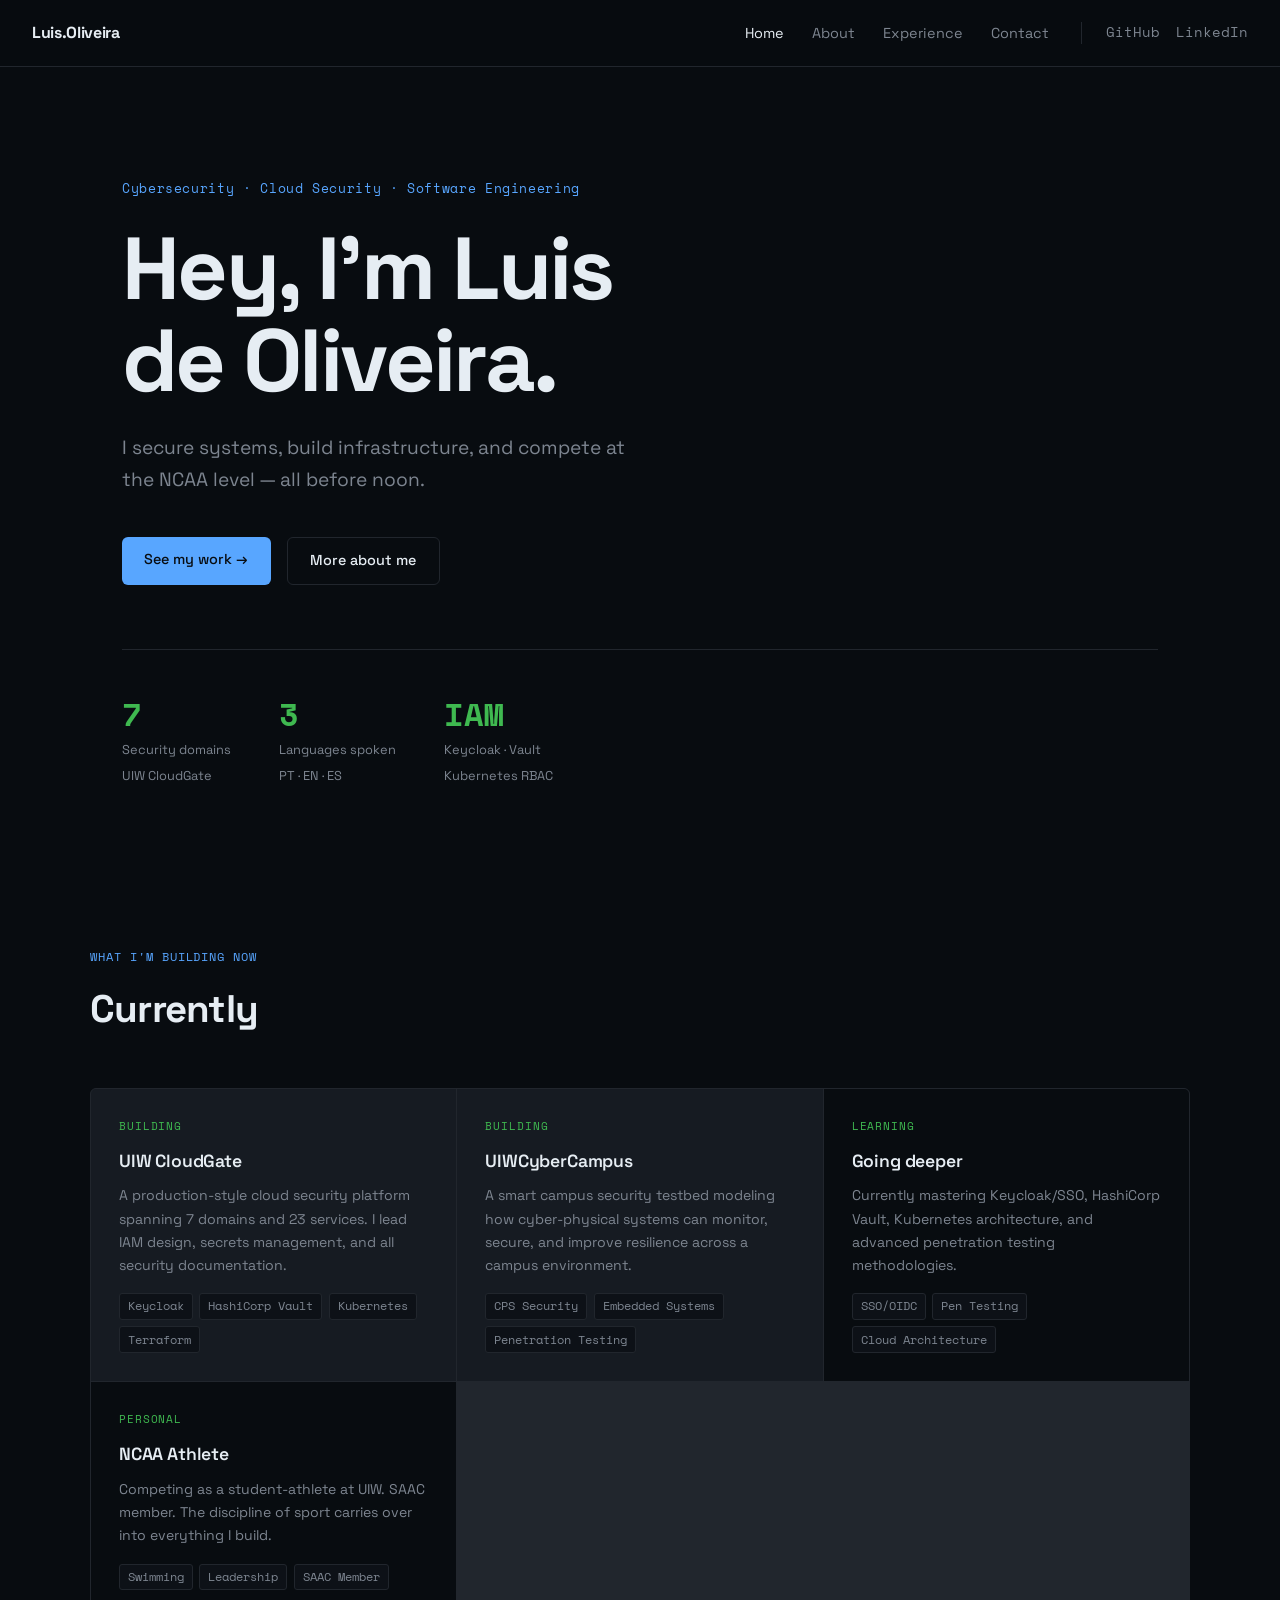
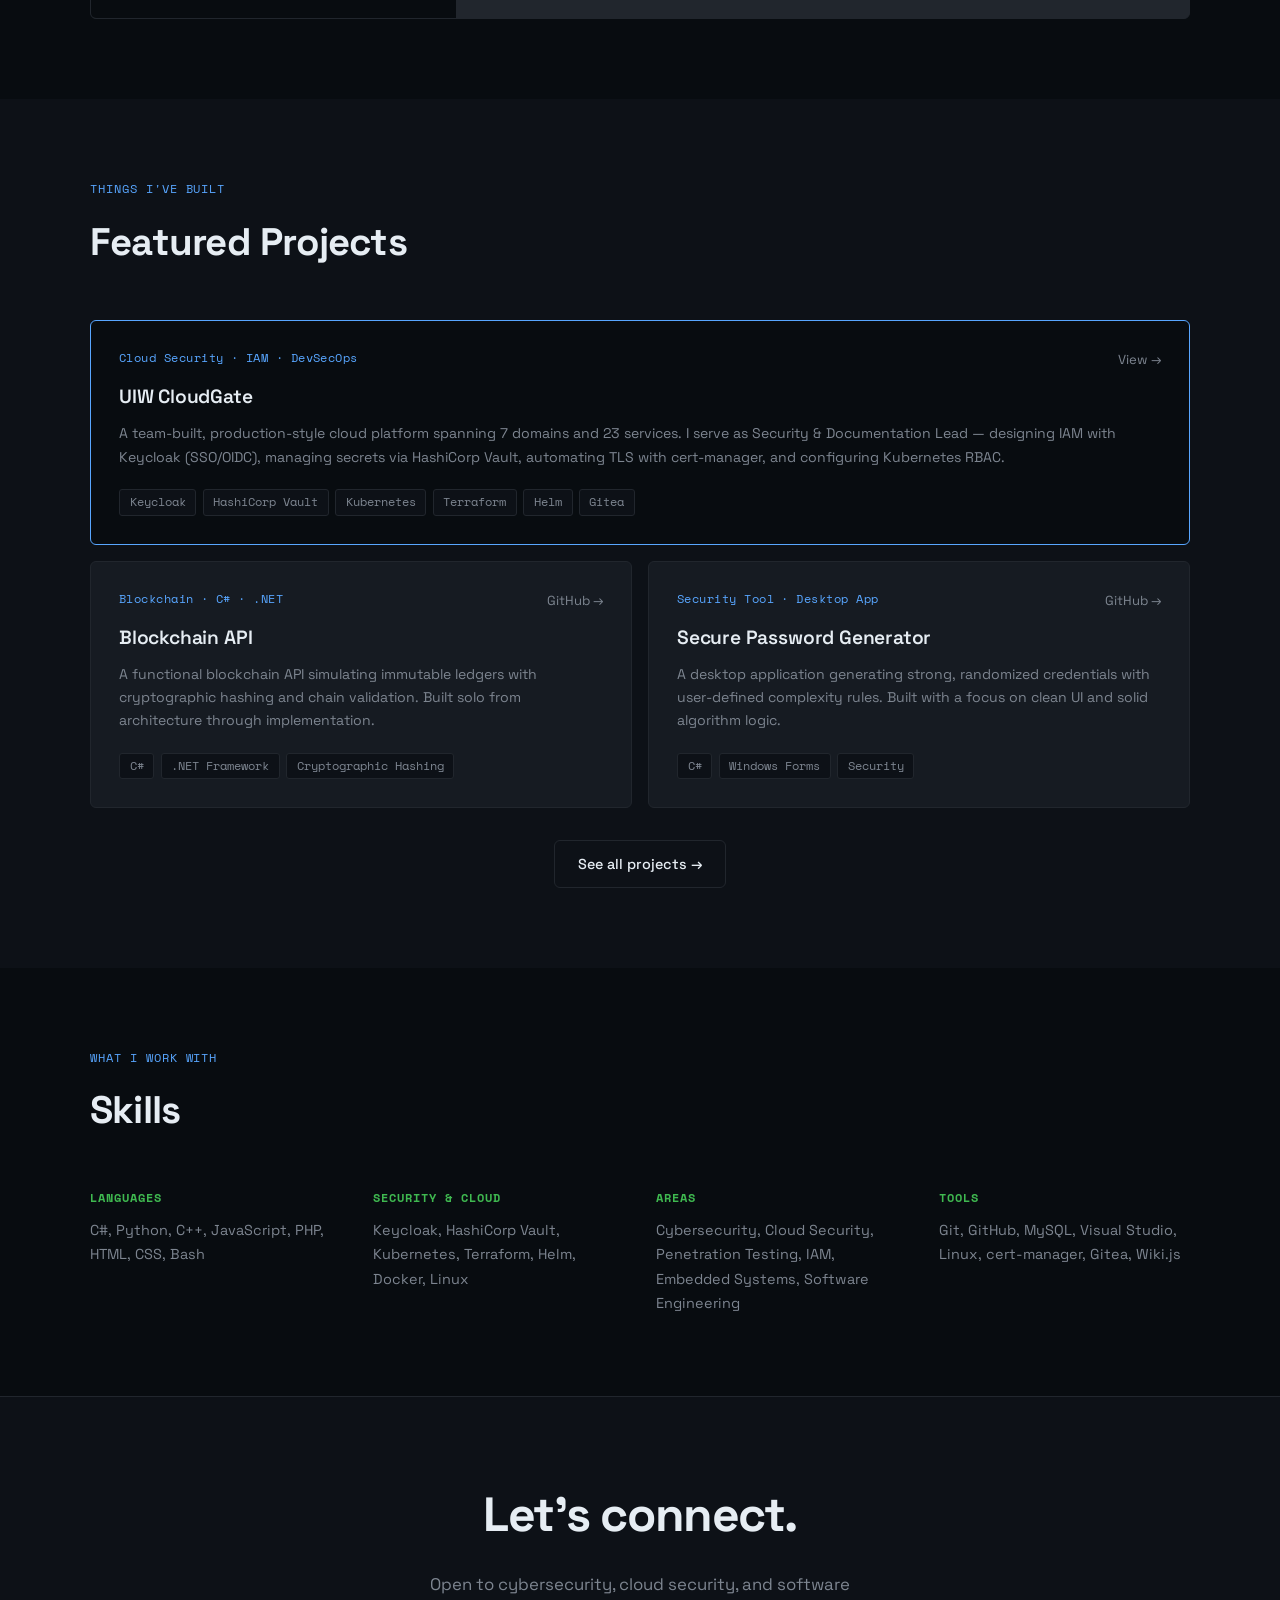
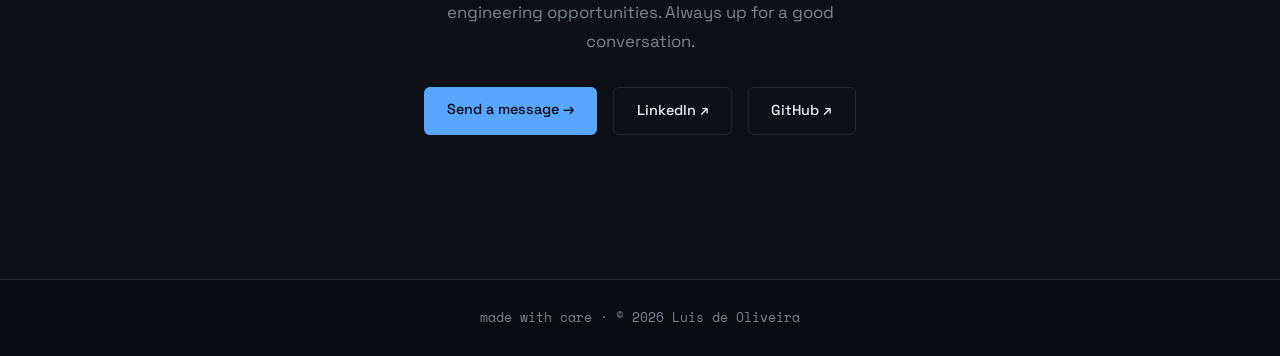
<file: index.html>
<!DOCTYPE html>
<html lang="en">
<head>
  <meta charset="UTF-8" />
  <meta name="viewport" content="width=device-width, initial-scale=1.0" />
  <meta name="description" content="Luis de Oliveira — Cybersecurity & Cloud Security Engineer, NCAA Student-Athlete, Trilingual." />
  <title>Luis de Oliveira</title>
  <link rel="preconnect" href="https://fonts.googleapis.com">
  <link rel="preconnect" href="https://fonts.gstatic.com" crossorigin>
  <link href="https://fonts.googleapis.com/css2?family=Space+Grotesk:wght@300;400;500;700&family=Space+Mono:wght@400;700&display=swap" rel="stylesheet">
  <link rel="stylesheet" href="styles/main.css" />
</head>
<body>

  <!-- Navigation -->
  <nav class="nav">
    <a href="index.html" class="nav__logo">Luis.Oliveira</a>
    <ul class="nav__links">
      <li><a href="index.html" class="active">Home</a></li>
      <li><a href="pages/about.html">About</a></li>
      <li><a href="pages/experience.html">Experience</a></li>
      <li><a href="pages/contact.html">Contact</a></li>
    </ul>
    <div class="nav__socials">
      <a href="https://github.com/lfoliveira08" target="_blank" rel="noopener">GitHub</a>
      <a href="https://www.linkedin.com/in/luis-de-oliveira" target="_blank" rel="noopener">LinkedIn</a>
    </div>
  </nav>

  <!-- Hero -->
  <section class="hero">
    <div class="hero__tag">Cybersecurity · Cloud Security · Software Engineering</div>
    <h1 class="hero__title">Hey, I'm Luis<br>de Oliveira.</h1>
    <p class="hero__sub">I secure systems, build infrastructure, and compete at the NCAA level — all before noon.</p>
    <div class="hero__cta">
      <a href="pages/experience.html" class="btn btn--primary">See my work →</a>
      <a href="pages/about.html" class="btn btn--ghost">More about me</a>
    </div>
    <div class="hero__stats">
      <div class="stat">
        <span class="stat__num">7</span>
        <span class="stat__label">Security domains<br>UIW CloudGate</span>
      </div>
      <div class="stat">
        <span class="stat__num">3</span>
        <span class="stat__label">Languages spoken<br>PT · EN · ES</span>
      </div>
      <div class="stat">
        <span class="stat__num">IAM</span>
        <span class="stat__label">Keycloak · Vault<br>Kubernetes RBAC</span>
      </div>
    </div>
  </section>

  <!-- Currently -->
  <section class="section">
    <div class="section__inner">
      <p class="section__eyebrow">What I'm building now</p>
      <h2 class="section__title">Currently</h2>
      <div class="current__grid">
        <div class="current__item current__item--active">
          <span class="current__status">Building</span>
          <h3>UIW CloudGate</h3>
          <p>A production-style cloud security platform spanning 7 domains and 23 services. I lead IAM design, secrets management, and all security documentation.</p>
          <div class="current__tags">
            <span>Keycloak</span><span>HashiCorp Vault</span><span>Kubernetes</span><span>Terraform</span>
          </div>
        </div>
        <div class="current__item current__item--active">
          <span class="current__status">Building</span>
          <h3>UIWCyberCampus</h3>
          <p>A smart campus security testbed modeling how cyber-physical systems can monitor, secure, and improve resilience across a campus environment.</p>
          <div class="current__tags">
            <span>CPS Security</span><span>Embedded Systems</span><span>Penetration Testing</span>
          </div>
        </div>
        <div class="current__item">
          <span class="current__status">Learning</span>
          <h3>Going deeper</h3>
          <p>Currently mastering Keycloak/SSO, HashiCorp Vault, Kubernetes architecture, and advanced penetration testing methodologies.</p>
          <div class="current__tags">
            <span>SSO/OIDC</span><span>Pen Testing</span><span>Cloud Architecture</span>
          </div>
        </div>
        <div class="current__item">
          <span class="current__status">Personal</span>
          <h3>NCAA Athlete</h3>
          <p>Competing as a student-athlete at UIW. SAAC member. The discipline of sport carries over into everything I build.</p>
          <div class="current__tags">
            <span>Swimming</span><span>Leadership</span><span>SAAC Member</span>
          </div>
        </div>
      </div>
    </div>
  </section>

  <!-- Projects -->
  <section class="section section--alt">
    <div class="section__inner">
      <p class="section__eyebrow">Things I've built</p>
      <h2 class="section__title">Featured Projects</h2>
      <div class="projects__grid">
        <div class="project__card project__card--featured">
          <div class="project__header">
            <span class="project__type">Cloud Security · IAM · DevSecOps</span>
            <a href="pages/experience.html" class="project__link">View →</a>
          </div>
          <h3>UIW CloudGate</h3>
          <p>A team-built, production-style cloud platform spanning 7 domains and 23 services. I serve as Security & Documentation Lead — designing IAM with Keycloak (SSO/OIDC), managing secrets via HashiCorp Vault, automating TLS with cert-manager, and configuring Kubernetes RBAC.</p>
          <div class="project__stack">
            <span>Keycloak</span><span>HashiCorp Vault</span><span>Kubernetes</span><span>Terraform</span><span>Helm</span><span>Gitea</span>
          </div>
        </div>
        <div class="project__card">
          <div class="project__header">
            <span class="project__type">Blockchain · C# · .NET</span>
            <a href="https://github.com/lfoliveira08/CIS-3353-LO-NS_BlockchainAPI" target="_blank" class="project__link">GitHub →</a>
          </div>
          <h3>Blockchain API</h3>
          <p>A functional blockchain API simulating immutable ledgers with cryptographic hashing and chain validation. Built solo from architecture through implementation.</p>
          <div class="project__stack">
            <span>C#</span><span>.NET Framework</span><span>Cryptographic Hashing</span>
          </div>
        </div>
        <div class="project__card">
          <div class="project__header">
            <span class="project__type">Security Tool · Desktop App</span>
            <a href="https://github.com/lfoliveira08" target="_blank" class="project__link">GitHub →</a>
          </div>
          <h3>Secure Password Generator</h3>
          <p>A desktop application generating strong, randomized credentials with user-defined complexity rules. Built with a focus on clean UI and solid algorithm logic.</p>
          <div class="project__stack">
            <span>C#</span><span>Windows Forms</span><span>Security</span>
          </div>
        </div>
      </div>
      <div class="projects__footer">
        <a href="pages/experience.html" class="btn btn--ghost">See all projects →</a>
      </div>
    </div>
  </section>

  <!-- Skills -->
  <section class="section">
    <div class="section__inner">
      <p class="section__eyebrow">What I work with</p>
      <h2 class="section__title">Skills</h2>
      <div class="skills__grid">
        <div class="skill__group">
          <h4>Languages</h4>
          <p>C#, Python, C++, JavaScript, PHP, HTML, CSS, Bash</p>
        </div>
        <div class="skill__group">
          <h4>Security & Cloud</h4>
          <p>Keycloak, HashiCorp Vault, Kubernetes, Terraform, Helm, Docker, Linux</p>
        </div>
        <div class="skill__group">
          <h4>Areas</h4>
          <p>Cybersecurity, Cloud Security, Penetration Testing, IAM, Embedded Systems, Software Engineering</p>
        </div>
        <div class="skill__group">
          <h4>Tools</h4>
          <p>Git, GitHub, MySQL, Visual Studio, Linux, cert-manager, Gitea, Wiki.js</p>
        </div>
      </div>
    </div>
  </section>

  <!-- Contact CTA -->
  <section class="section section--cta">
    <div class="section__inner section__inner--center">
      <h2>Let's connect.</h2>
      <p>Open to cybersecurity, cloud security, and software engineering opportunities. Always up for a good conversation.</p>
      <div class="hero__cta">
        <a href="pages/contact.html" class="btn btn--primary">Send a message →</a>
        <a href="https://www.linkedin.com/in/luis-de-oliveira" target="_blank" class="btn btn--ghost">LinkedIn ↗</a>
        <a href="https://github.com/lfoliveira08" target="_blank" class="btn btn--ghost">GitHub ↗</a>
      </div>
    </div>
  </section>

  <!-- Footer -->
  <footer class="footer">
    <p>made with care · © 2026 Luis de Oliveira</p>
  </footer>

  <script src="js/main.js"></script>
</body>
</html>
</file>
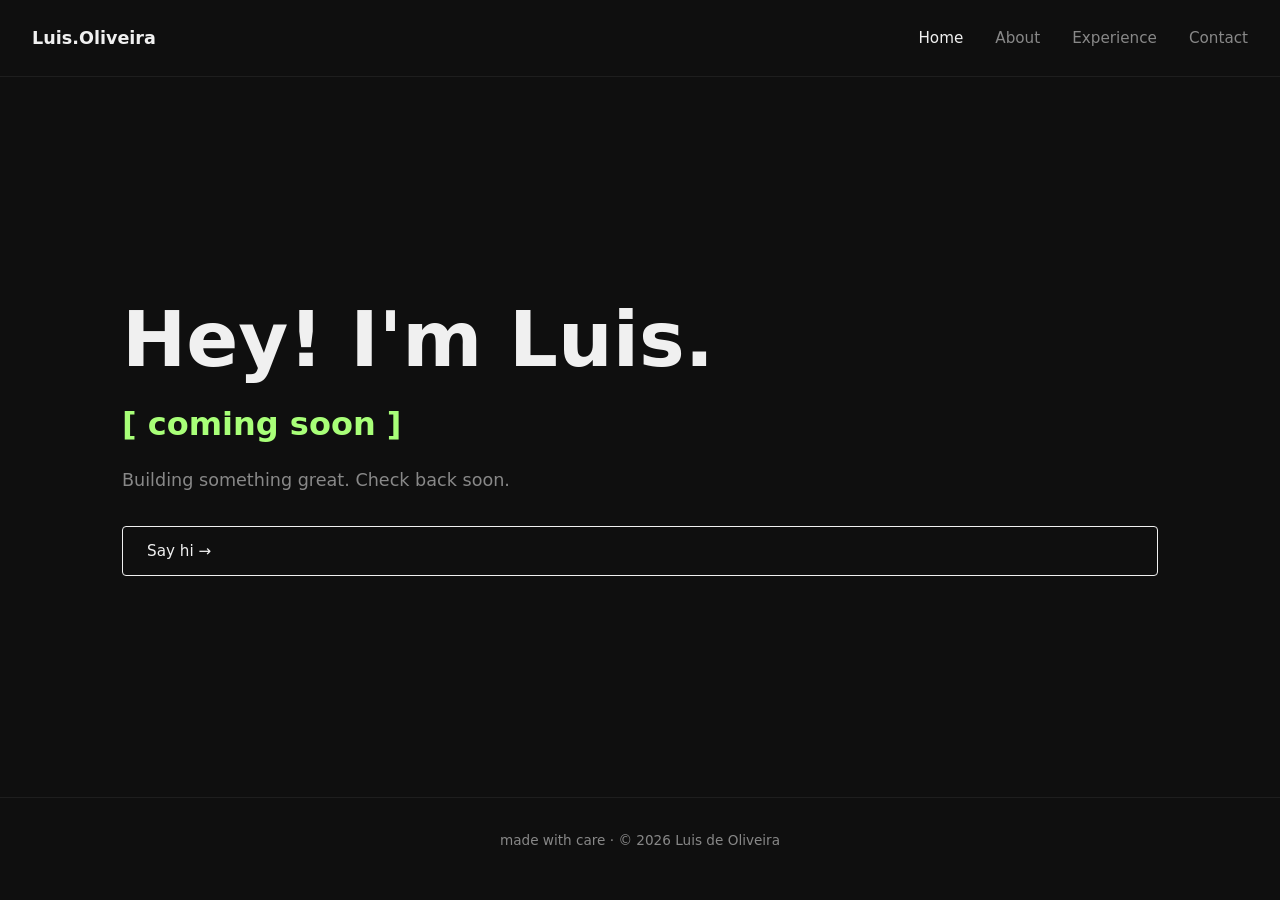
<file: portfolio_files/portfolio/index.html>
<!DOCTYPE html>
<html lang="en">
<head>
  <meta charset="UTF-8" />
  <meta name="viewport" content="width=device-width, initial-scale=1.0" />
  <meta name="description" content="Luis de Oliveira — personal portfolio" />
  <title>Luis de Oliveira</title>
  <link rel="stylesheet" href="styles/main.css" />
</head>
<body>

  <!-- Navigation -->
  <nav class="nav">
    <a href="index.html" class="nav__logo">Luis.Oliveira</a>
    <ul class="nav__links">
      <li><a href="index.html">Home</a></li>
      <li><a href="pages/about.html">About</a></li>
      <li><a href="pages/experience.html">Experience</a></li>
      <li><a href="pages/contact.html">Contact</a></li>
    </ul>
  </nav>

  <!-- Hero -->
  <section class="hero">
    <h1>Hey! I'm Luis.</h1>
    <h2>[ coming soon ]</h2>
    <p>Building something great. Check back soon.</p>
    <a href="pages/contact.html" class="btn">Say hi →</a>
  </section>

  <!-- Footer -->
  <footer class="footer">
    <p>made with care · © 2026 Luis de Oliveira</p>
  </footer>

  <script src="js/main.js"></script>
</body>
</html>
</file>
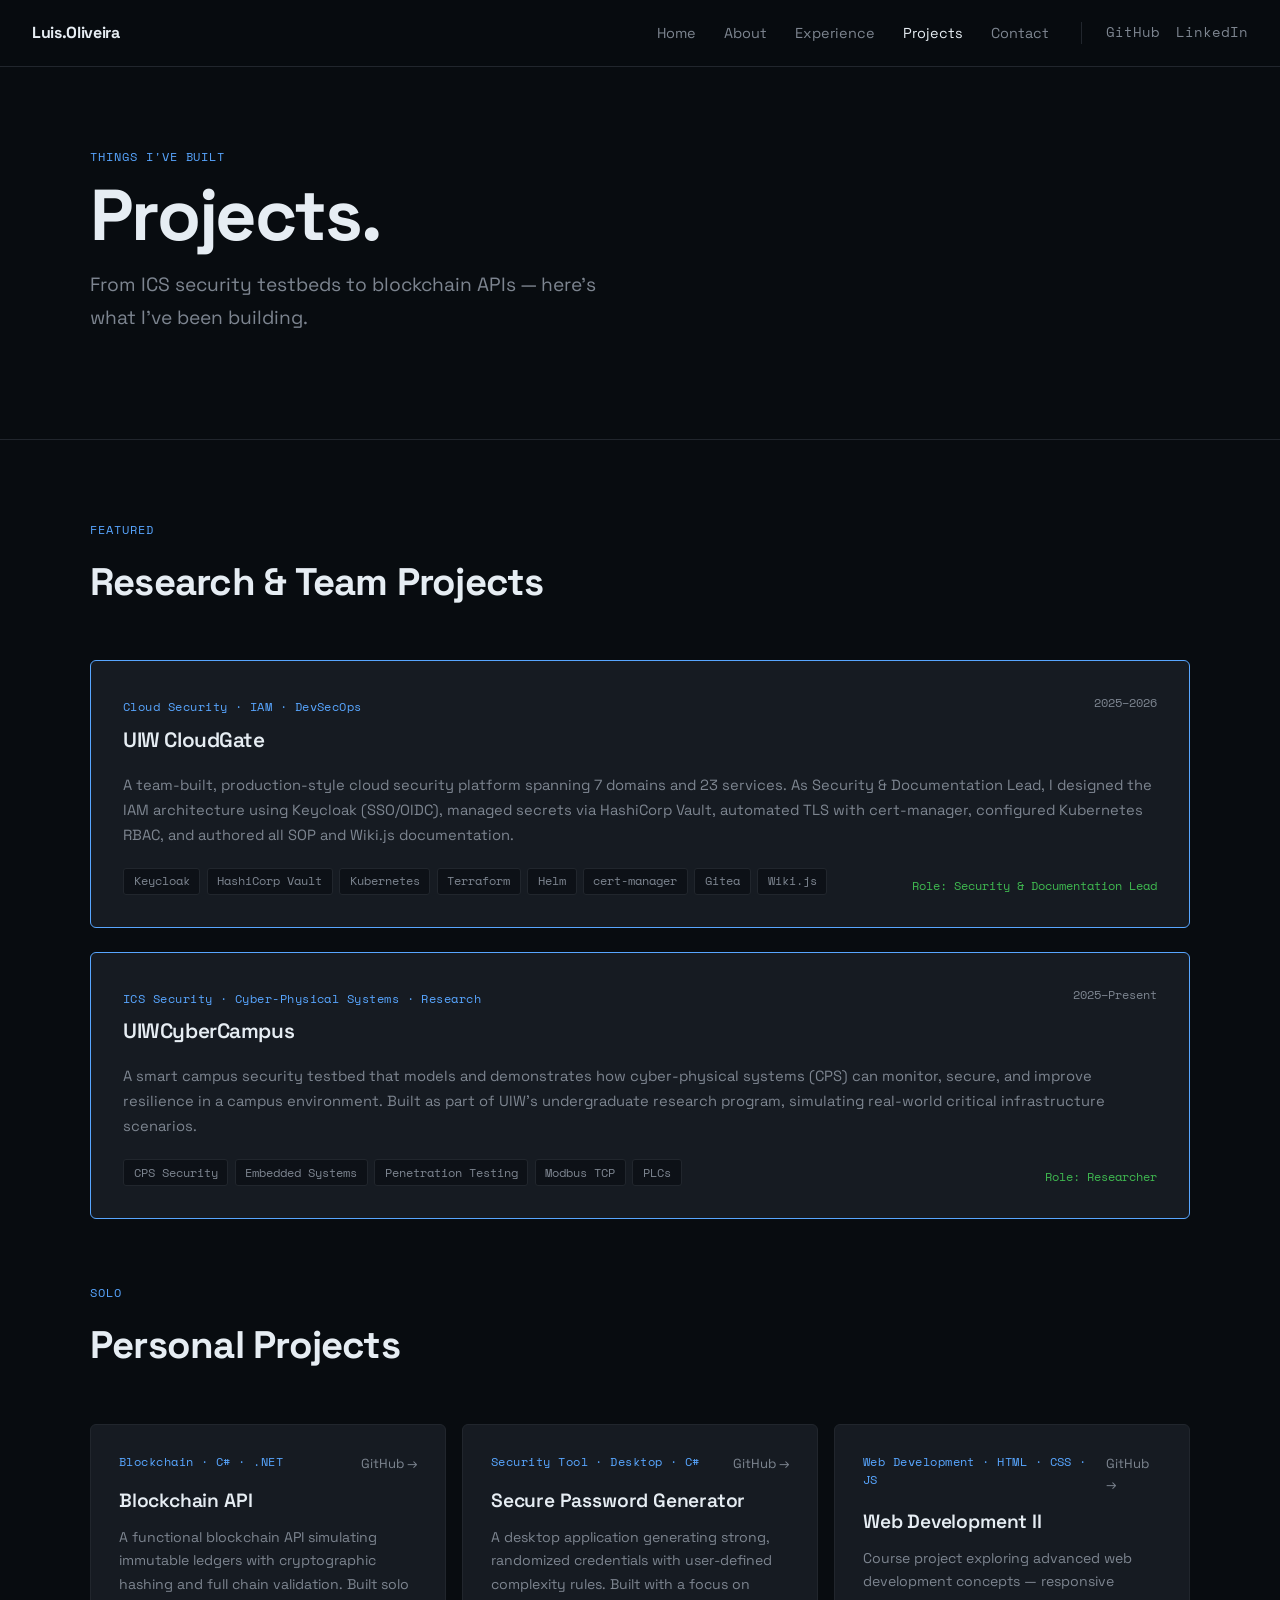
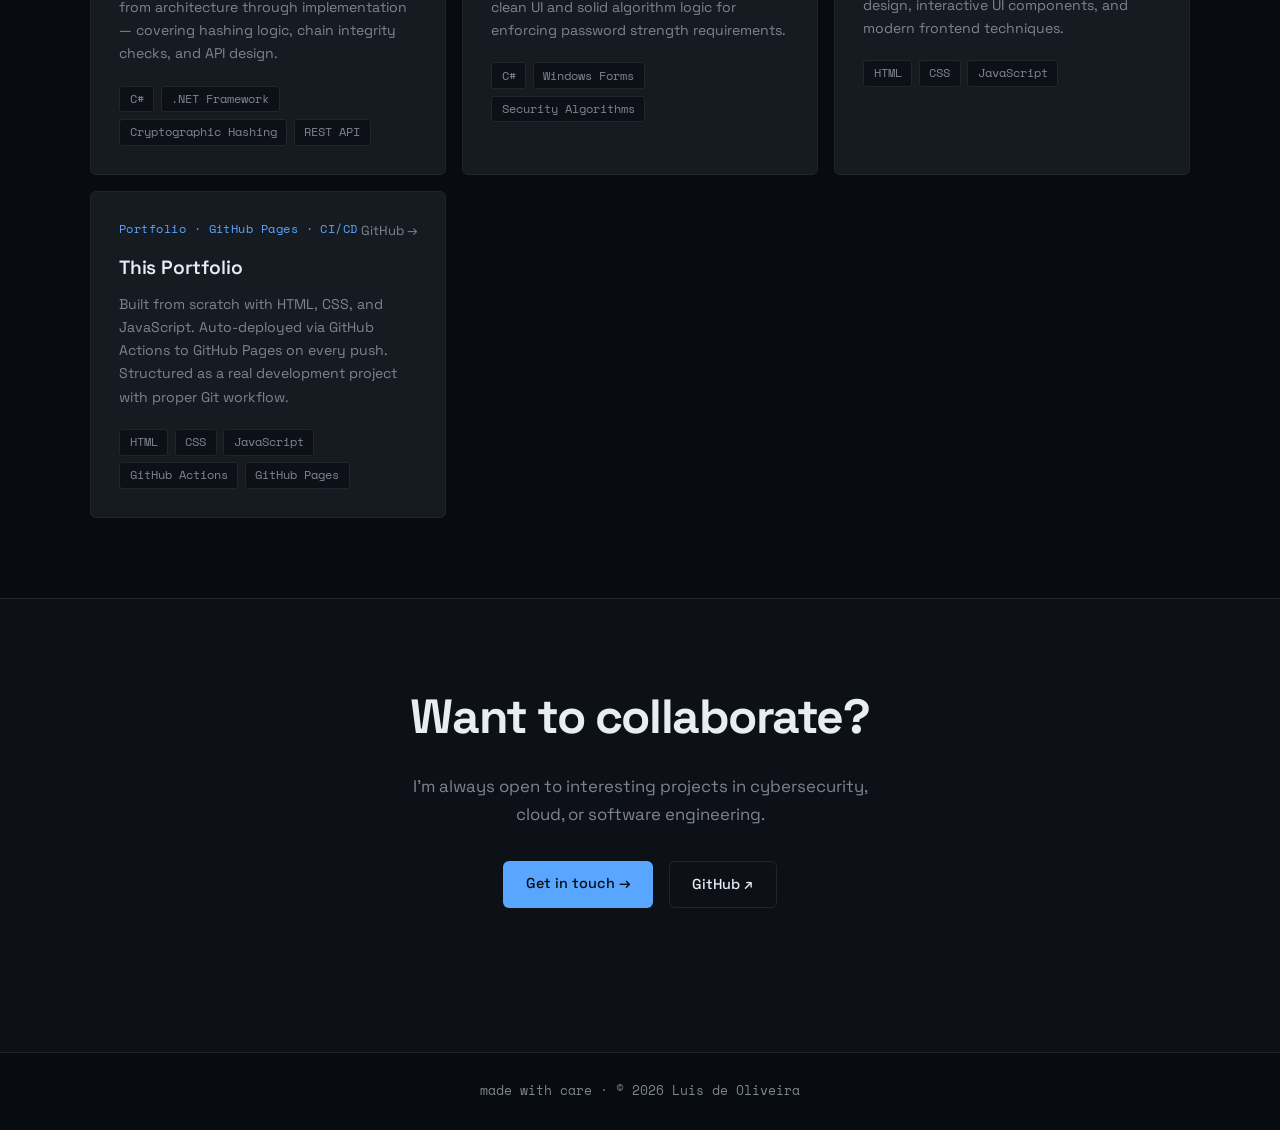
<file: projects.html>
<!DOCTYPE html>
<html lang="en">
<head>
  <meta charset="UTF-8" />
  <meta name="viewport" content="width=device-width, initial-scale=1.0" />
  <title>Luis de Oliveira — Projects</title>
  <link rel="preconnect" href="https://fonts.googleapis.com">
  <link rel="preconnect" href="https://fonts.gstatic.com" crossorigin>
  <link href="https://fonts.googleapis.com/css2?family=Space+Grotesk:wght@300;400;500;700&family=Space+Mono:wght@400;700&display=swap" rel="stylesheet">
  <link rel="stylesheet" href="../styles/main.css" />
</head>
<body>

  <nav class="nav">
    <a href="../index.html" class="nav__logo">Luis.Oliveira</a>
    <ul class="nav__links">
      <li><a href="../index.html">Home</a></li>
      <li><a href="about.html">About</a></li>
      <li><a href="experience.html">Experience</a></li>
      <li><a href="projects.html" class="active">Projects</a></li>
      <li><a href="contact.html">Contact</a></li>
    </ul>
    <div class="nav__socials">
      <a href="https://github.com/lfoliveira08" target="_blank" rel="noopener">GitHub</a>
      <a href="https://www.linkedin.com/in/luis-de-oliveira" target="_blank" rel="noopener">LinkedIn</a>
    </div>
  </nav>

  <section class="page-hero">
    <div class="page-hero__inner">
      <p class="section__eyebrow">Things I've built</p>
      <h1>Projects.</h1>
      <p class="hero__sub">From ICS security testbeds to blockchain APIs — here's what I've been building.</p>
    </div>
  </section>

  <section class="section">
    <div class="section__inner">

      <!-- Featured -->
      <p class="section__eyebrow">Featured</p>
      <h2 class="section__title">Research & Team Projects</h2>
      <div class="projects__list">

        <div class="project__full">
          <div class="project__full-header">
            <div>
              <span class="project__type">Cloud Security · IAM · DevSecOps</span>
              <h3>UIW CloudGate</h3>
            </div>
            <span class="project__year">2025–2026</span>
          </div>
          <p>A team-built, production-style cloud security platform spanning 7 domains and 23 services. As Security & Documentation Lead, I designed the IAM architecture using Keycloak (SSO/OIDC), managed secrets via HashiCorp Vault, automated TLS with cert-manager, configured Kubernetes RBAC, and authored all SOP and Wiki.js documentation.</p>
          <div class="project__full-footer">
            <div class="project__stack">
              <span>Keycloak</span><span>HashiCorp Vault</span><span>Kubernetes</span><span>Terraform</span><span>Helm</span><span>cert-manager</span><span>Gitea</span><span>Wiki.js</span>
            </div>
            <span class="project__role">Role: Security & Documentation Lead</span>
          </div>
        </div>

        <div class="project__full">
          <div class="project__full-header">
            <div>
              <span class="project__type">ICS Security · Cyber-Physical Systems · Research</span>
              <h3>UIWCyberCampus</h3>
            </div>
            <span class="project__year">2025–Present</span>
          </div>
          <p>A smart campus security testbed that models and demonstrates how cyber-physical systems (CPS) can monitor, secure, and improve resilience in a campus environment. Built as part of UIW's undergraduate research program, simulating real-world critical infrastructure scenarios.</p>
          <div class="project__full-footer">
            <div class="project__stack">
              <span>CPS Security</span><span>Embedded Systems</span><span>Penetration Testing</span><span>Modbus TCP</span><span>PLCs</span>
            </div>
            <span class="project__role">Role: Researcher</span>
          </div>
        </div>

      </div>

      <!-- Solo -->
      <p class="section__eyebrow" style="margin-top: 4rem;">Solo</p>
      <h2 class="section__title">Personal Projects</h2>
      <div class="projects__grid--full">

        <div class="project__card">
          <div class="project__header">
            <span class="project__type">Blockchain · C# · .NET</span>
            <a href="https://github.com/lfoliveira08/CIS-3353-LO-NS_BlockchainAPI" target="_blank" class="project__link">GitHub →</a>
          </div>
          <h3>Blockchain API</h3>
          <p>A functional blockchain API simulating immutable ledgers with cryptographic hashing and full chain validation. Built solo from architecture through implementation — covering hashing logic, chain integrity checks, and API design.</p>
          <div class="project__stack">
            <span>C#</span><span>.NET Framework</span><span>Cryptographic Hashing</span><span>REST API</span>
          </div>
        </div>

        <div class="project__card">
          <div class="project__header">
            <span class="project__type">Security Tool · Desktop · C#</span>
            <a href="https://github.com/lfoliveira08" target="_blank" class="project__link">GitHub →</a>
          </div>
          <h3>Secure Password Generator</h3>
          <p>A desktop application generating strong, randomized credentials with user-defined complexity rules. Built with a focus on clean UI and solid algorithm logic for enforcing password strength requirements.</p>
          <div class="project__stack">
            <span>C#</span><span>Windows Forms</span><span>Security Algorithms</span>
          </div>
        </div>

        <div class="project__card">
          <div class="project__header">
            <span class="project__type">Web Development · HTML · CSS · JS</span>
            <a href="https://github.com/lfoliveira08/Web-Development-II" target="_blank" class="project__link">GitHub →</a>
          </div>
          <h3>Web Development II</h3>
          <p>Course project exploring advanced web development concepts — responsive design, interactive UI components, and modern frontend techniques.</p>
          <div class="project__stack">
            <span>HTML</span><span>CSS</span><span>JavaScript</span>
          </div>
        </div>

        <div class="project__card">
          <div class="project__header">
            <span class="project__type">Portfolio · GitHub Pages · CI/CD</span>
            <a href="https://github.com/lfoliveira08/LuisDeOliveira_" target="_blank" class="project__link">GitHub →</a>
          </div>
          <h3>This Portfolio</h3>
          <p>Built from scratch with HTML, CSS, and JavaScript. Auto-deployed via GitHub Actions to GitHub Pages on every push. Structured as a real development project with proper Git workflow.</p>
          <div class="project__stack">
            <span>HTML</span><span>CSS</span><span>JavaScript</span><span>GitHub Actions</span><span>GitHub Pages</span>
          </div>
        </div>

      </div>
    </div>
  </section>

  <section class="section section--cta">
    <div class="section__inner section__inner--center">
      <h2>Want to collaborate?</h2>
      <p>I'm always open to interesting projects in cybersecurity, cloud, or software engineering.</p>
      <div class="hero__cta">
        <a href="contact.html" class="btn btn--primary">Get in touch →</a>
        <a href="https://github.com/lfoliveira08" target="_blank" class="btn btn--ghost">GitHub ↗</a>
      </div>
    </div>
  </section>

  <footer class="footer">
    <p>made with care · © 2026 Luis de Oliveira</p>
  </footer>
  <script src="../js/main.js"></script>
</body>
</html>
</file>
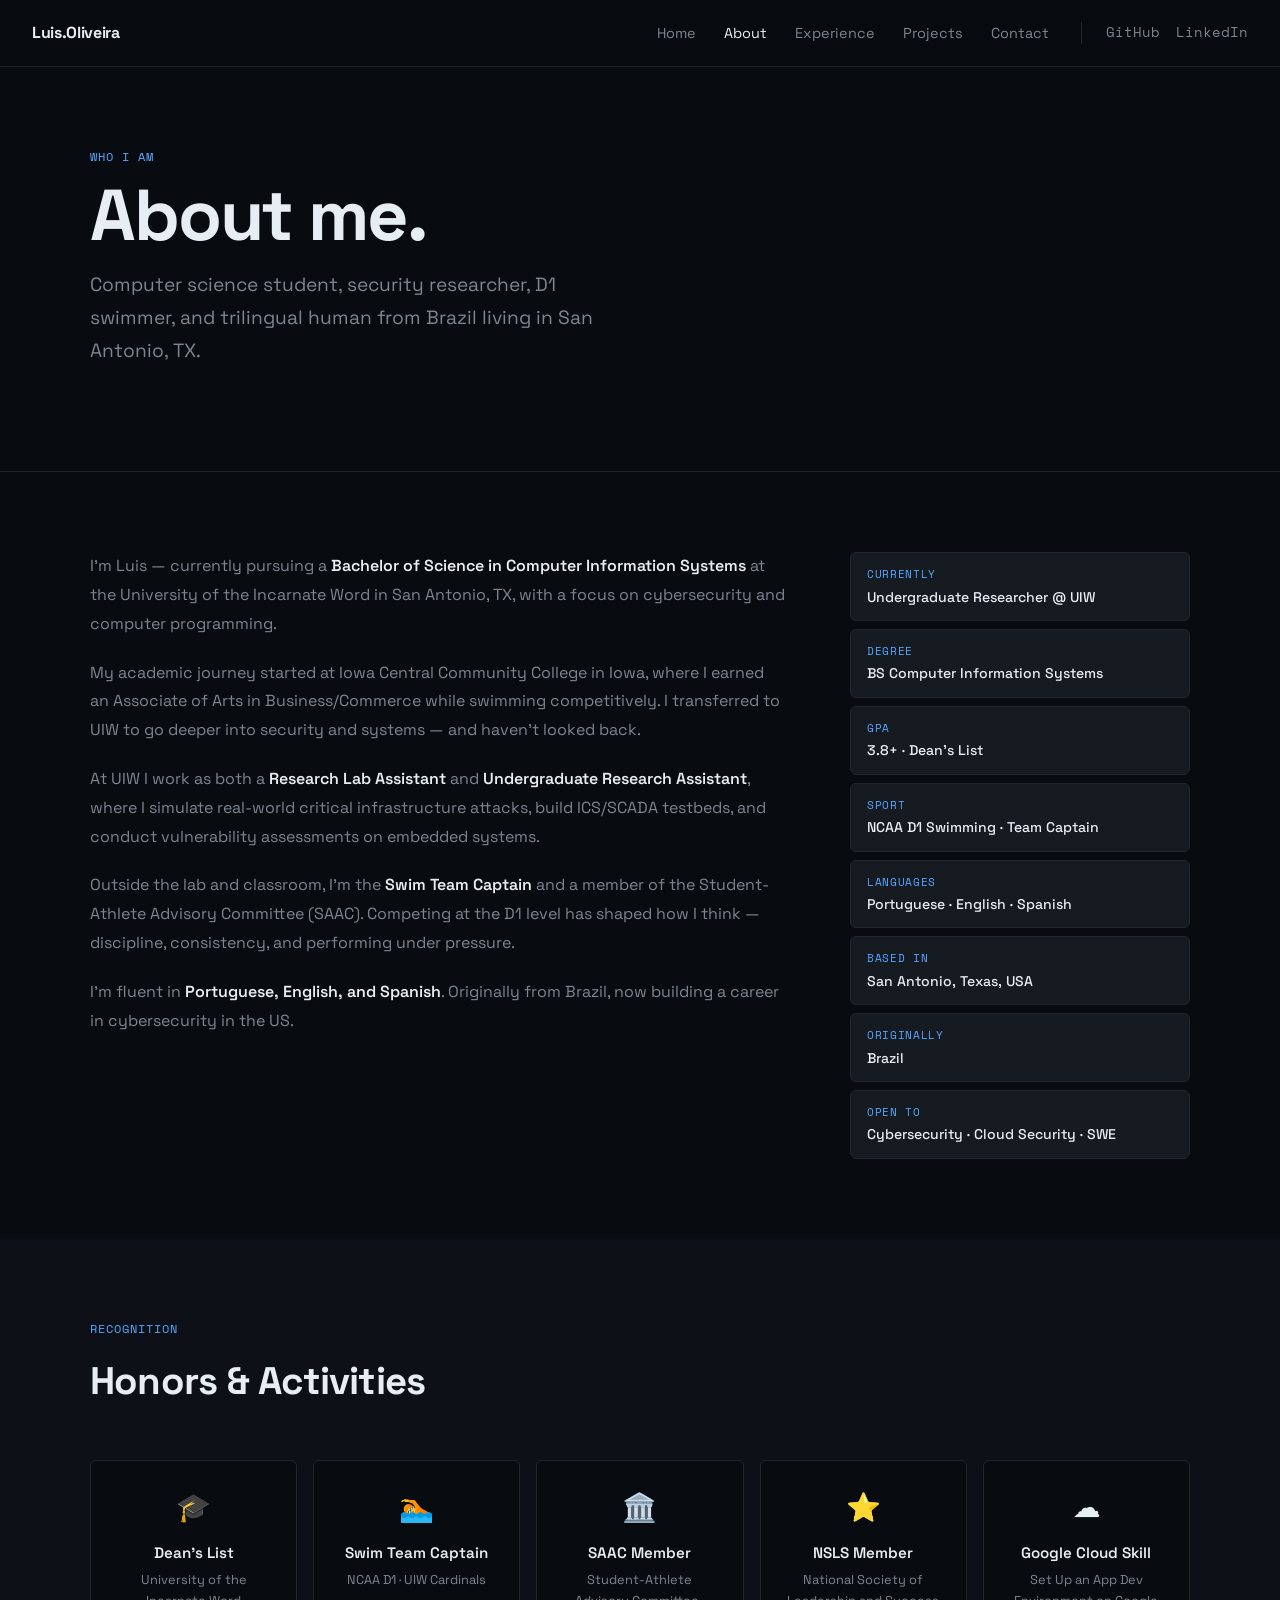
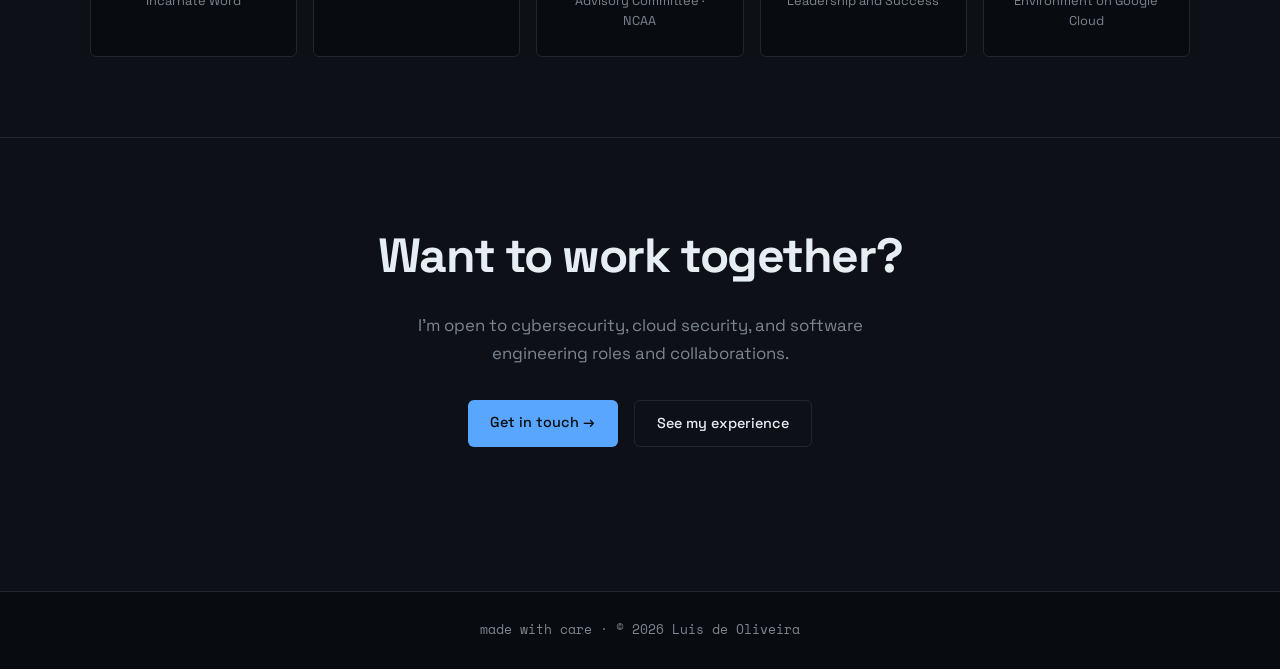
<file: pages/about.html>
<!DOCTYPE html>
<html lang="en">
<head>
  <meta charset="UTF-8" />
  <meta name="viewport" content="width=device-width, initial-scale=1.0" />
  <title>Luis de Oliveira — About</title>
  <link rel="preconnect" href="https://fonts.googleapis.com">
  <link rel="preconnect" href="https://fonts.gstatic.com" crossorigin>
  <link href="https://fonts.googleapis.com/css2?family=Space+Grotesk:wght@300;400;500;700&family=Space+Mono:wght@400;700&display=swap" rel="stylesheet">
  <link rel="stylesheet" href="../styles/main.css" />
</head>
<body>

  <nav class="nav">
    <a href="../index.html" class="nav__logo">Luis.Oliveira</a>
    <ul class="nav__links">
      <li><a href="../index.html">Home</a></li>
      <li><a href="about.html" class="active">About</a></li>
      <li><a href="experience.html">Experience</a></li>
      <li><a href="projects.html">Projects</a></li>
      <li><a href="contact.html">Contact</a></li>
    </ul>
    <div class="nav__socials">
      <a href="https://github.com/lfoliveira08" target="_blank" rel="noopener">GitHub</a>
      <a href="https://www.linkedin.com/in/luis-de-oliveira" target="_blank" rel="noopener">LinkedIn</a>
    </div>
  </nav>

  <!-- Page Hero -->
  <section class="page-hero">
    <div class="page-hero__inner">
      <p class="section__eyebrow">Who I am</p>
      <h1>About me.</h1>
      <p class="hero__sub">Computer science student, security researcher, D1 swimmer, and trilingual human from Brazil living in San Antonio, TX.</p>
    </div>
  </section>

  <!-- Bio -->
  <section class="section">
    <div class="section__inner section__inner--two-col">
      <div class="about__text">
        <p>I'm Luis — currently pursuing a <strong>Bachelor of Science in Computer Information Systems</strong> at the University of the Incarnate Word in San Antonio, TX, with a focus on cybersecurity and computer programming.</p>
        <p>My academic journey started at Iowa Central Community College in Iowa, where I earned an Associate of Arts in Business/Commerce while swimming competitively. I transferred to UIW to go deeper into security and systems — and haven't looked back.</p>
        <p>At UIW I work as both a <strong>Research Lab Assistant</strong> and <strong>Undergraduate Research Assistant</strong>, where I simulate real-world critical infrastructure attacks, build ICS/SCADA testbeds, and conduct vulnerability assessments on embedded systems.</p>
        <p>Outside the lab and classroom, I'm the <strong>Swim Team Captain</strong> and a member of the Student-Athlete Advisory Committee (SAAC). Competing at the D1 level has shaped how I think — discipline, consistency, and performing under pressure.</p>
        <p>I'm fluent in <strong>Portuguese, English, and Spanish</strong>. Originally from Brazil, now building a career in cybersecurity in the US.</p>
      </div>
      <div class="about__facts">
        <div class="fact__card">
          <span class="fact__label">Currently</span>
          <span class="fact__value">Undergraduate Researcher @ UIW</span>
        </div>
        <div class="fact__card">
          <span class="fact__label">Degree</span>
          <span class="fact__value">BS Computer Information Systems</span>
        </div>
        <div class="fact__card">
          <span class="fact__label">GPA</span>
          <span class="fact__value">3.8+ · Dean's List</span>
        </div>
        <div class="fact__card">
          <span class="fact__label">Sport</span>
          <span class="fact__value">NCAA D1 Swimming · Team Captain</span>
        </div>
        <div class="fact__card">
          <span class="fact__label">Languages</span>
          <span class="fact__value">Portuguese · English · Spanish</span>
        </div>
        <div class="fact__card">
          <span class="fact__label">Based in</span>
          <span class="fact__value">San Antonio, Texas, USA</span>
        </div>
        <div class="fact__card">
          <span class="fact__label">Originally</span>
          <span class="fact__value">Brazil</span>
        </div>
        <div class="fact__card">
          <span class="fact__label">Open to</span>
          <span class="fact__value">Cybersecurity · Cloud Security · SWE</span>
        </div>
      </div>
    </div>
  </section>

  <!-- Honors -->
  <section class="section section--alt">
    <div class="section__inner">
      <p class="section__eyebrow">Recognition</p>
      <h2 class="section__title">Honors & Activities</h2>
      <div class="honors__grid">
        <div class="honor__item">
          <span class="honor__icon">🎓</span>
          <h4>Dean's List</h4>
          <p>University of the Incarnate Word</p>
        </div>
        <div class="honor__item">
          <span class="honor__icon">🏊</span>
          <h4>Swim Team Captain</h4>
          <p>NCAA D1 · UIW Cardinals</p>
        </div>
        <div class="honor__item">
          <span class="honor__icon">🏛️</span>
          <h4>SAAC Member</h4>
          <p>Student-Athlete Advisory Committee · NCAA</p>
        </div>
        <div class="honor__item">
          <span class="honor__icon">⭐</span>
          <h4>NSLS Member</h4>
          <p>National Society of Leadership and Success</p>
        </div>
        <div class="honor__item">
          <span class="honor__icon">☁️</span>
          <h4>Google Cloud Skill</h4>
          <p>Set Up an App Dev Environment on Google Cloud</p>
        </div>
      </div>
    </div>
  </section>

  <!-- CTA -->
  <section class="section section--cta">
    <div class="section__inner section__inner--center">
      <h2>Want to work together?</h2>
      <p>I'm open to cybersecurity, cloud security, and software engineering roles and collaborations.</p>
      <div class="hero__cta">
        <a href="contact.html" class="btn btn--primary">Get in touch →</a>
        <a href="experience.html" class="btn btn--ghost">See my experience</a>
      </div>
    </div>
  </section>

  <footer class="footer">
    <p>made with care · © 2026 Luis de Oliveira</p>
  </footer>
  <script src="../js/main.js"></script>
</body>
</html>
</file>
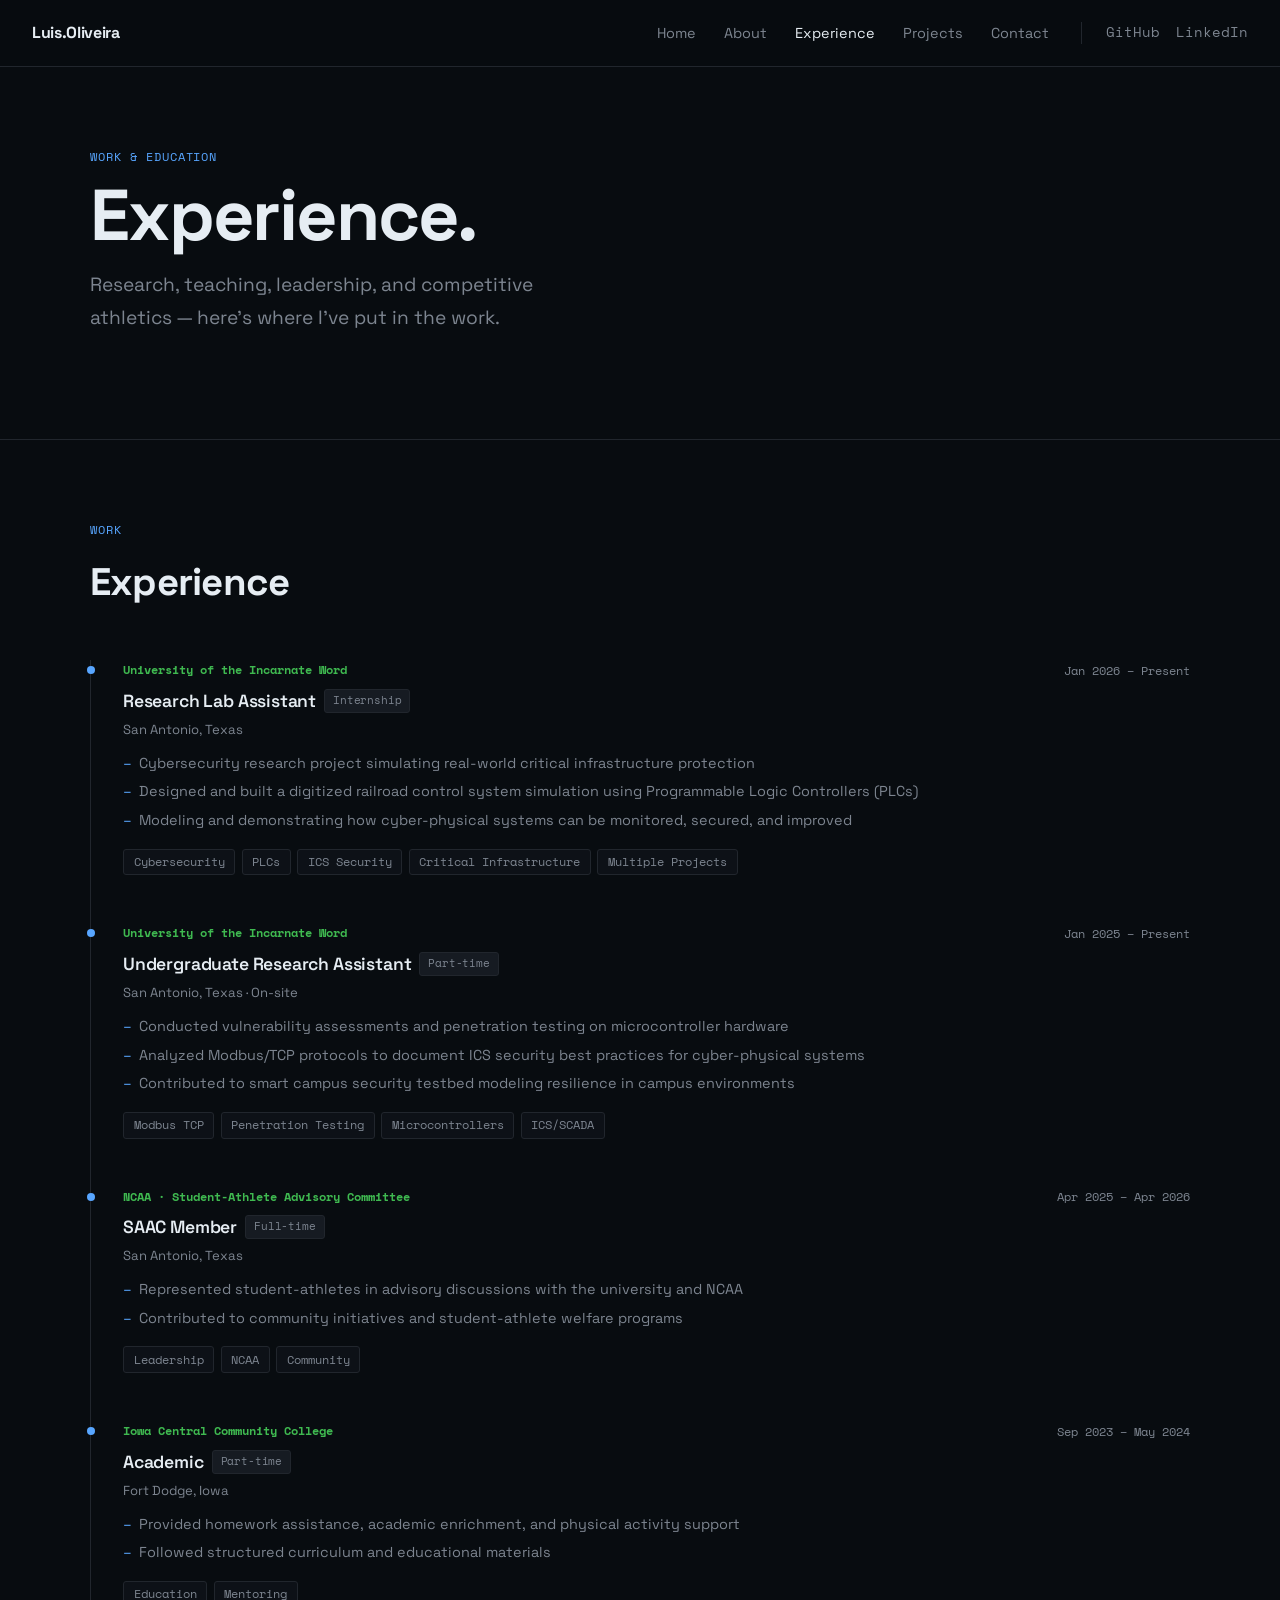
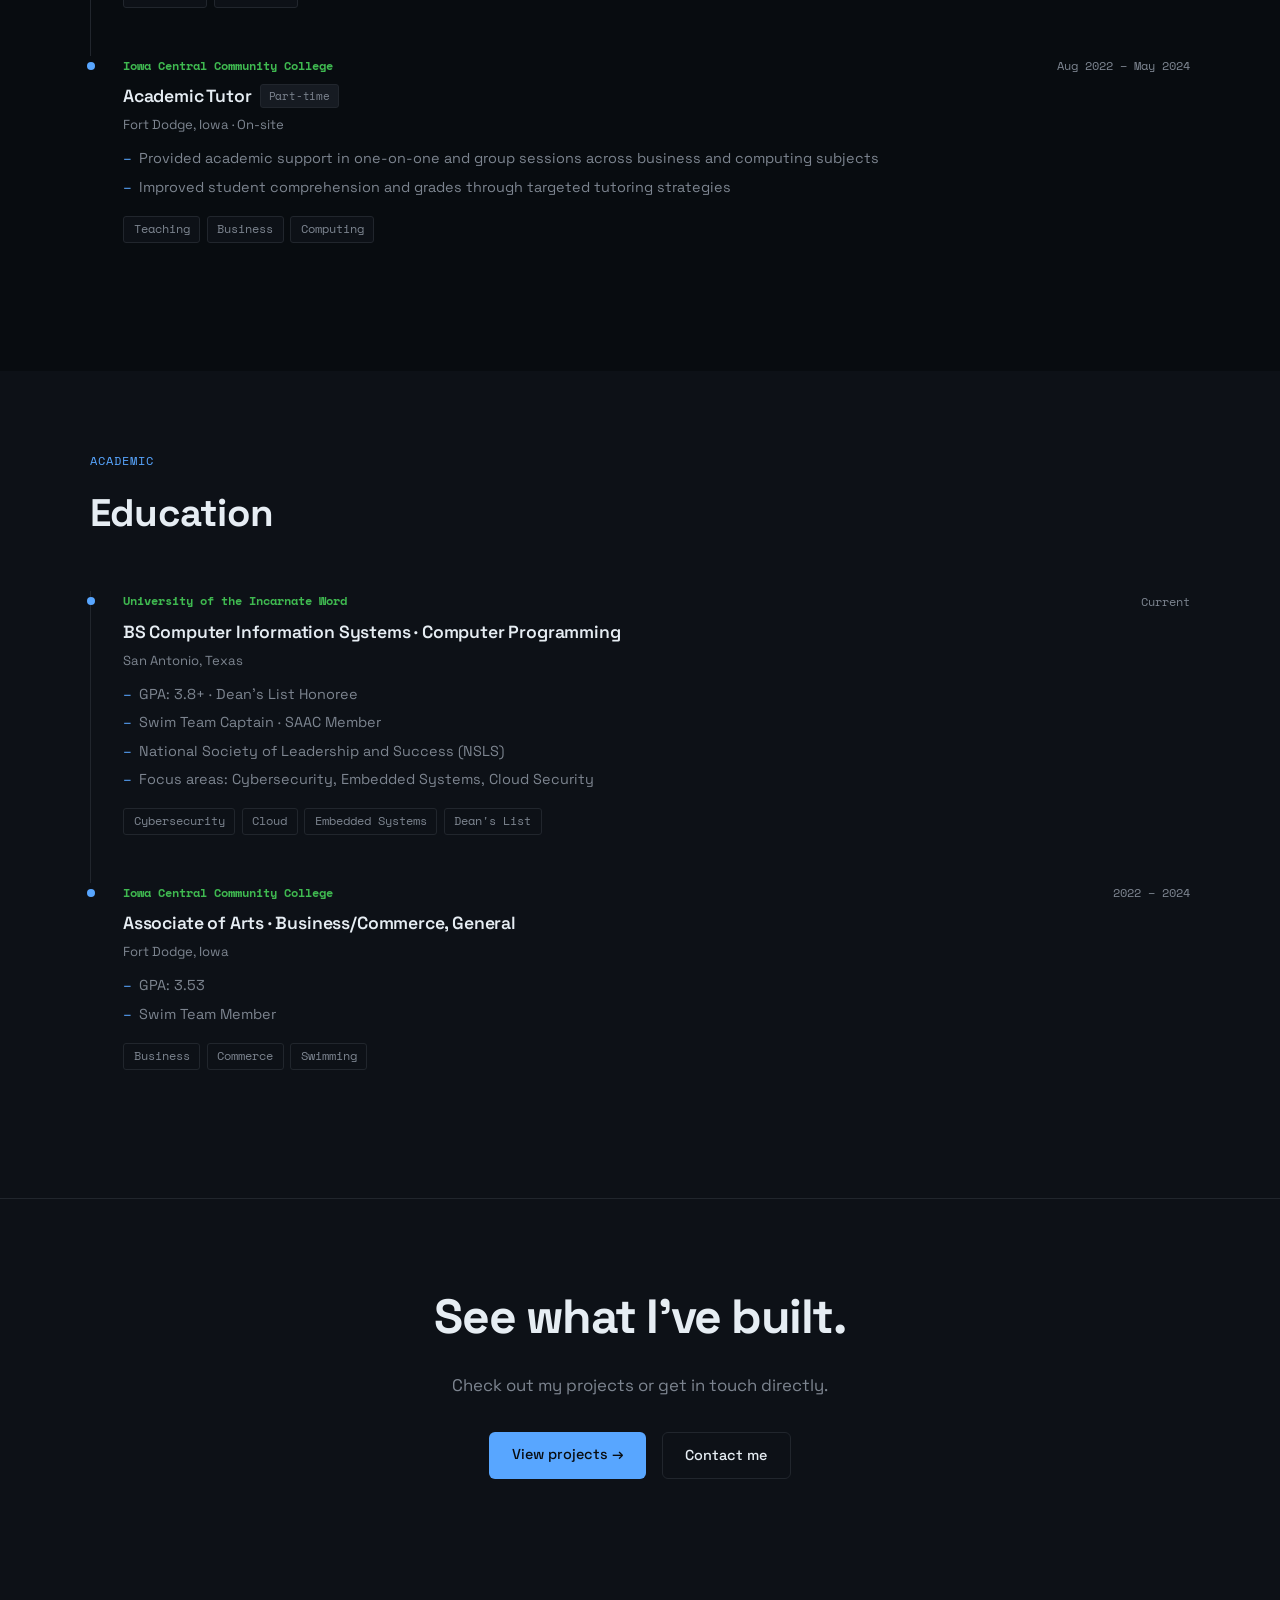
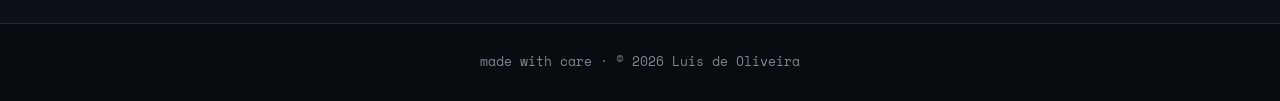
<file: pages/experience.html>
<!DOCTYPE html>
<html lang="en">
<head>
  <meta charset="UTF-8" />
  <meta name="viewport" content="width=device-width, initial-scale=1.0" />
  <title>Luis de Oliveira — Experience</title>
  <link rel="preconnect" href="https://fonts.googleapis.com">
  <link rel="preconnect" href="https://fonts.gstatic.com" crossorigin>
  <link href="https://fonts.googleapis.com/css2?family=Space+Grotesk:wght@300;400;500;700&family=Space+Mono:wght@400;700&display=swap" rel="stylesheet">
  <link rel="stylesheet" href="../styles/main.css" />
</head>
<body>

  <nav class="nav">
    <a href="../index.html" class="nav__logo">Luis.Oliveira</a>
    <ul class="nav__links">
      <li><a href="../index.html">Home</a></li>
      <li><a href="about.html">About</a></li>
      <li><a href="experience.html" class="active">Experience</a></li>
      <li><a href="projects.html">Projects</a></li>
      <li><a href="contact.html">Contact</a></li>
    </ul>
    <div class="nav__socials">
      <a href="https://github.com/lfoliveira08" target="_blank" rel="noopener">GitHub</a>
      <a href="https://www.linkedin.com/in/luis-de-oliveira" target="_blank" rel="noopener">LinkedIn</a>
    </div>
  </nav>

  <section class="page-hero">
    <div class="page-hero__inner">
      <p class="section__eyebrow">Work & Education</p>
      <h1>Experience.</h1>
      <p class="hero__sub">Research, teaching, leadership, and competitive athletics — here's where I've put in the work.</p>
    </div>
  </section>

  <!-- Work Experience -->
  <section class="section">
    <div class="section__inner">
      <p class="section__eyebrow">Work</p>
      <h2 class="section__title">Experience</h2>

      <div class="timeline">

        <div class="timeline__item">
          <div class="timeline__meta">
            <span class="timeline__org">University of the Incarnate Word</span>
            <span class="timeline__date">Jan 2026 – Present</span>
          </div>
          <h3 class="timeline__role">Research Lab Assistant <span class="timeline__badge">Internship</span></h3>
          <p class="timeline__location">San Antonio, Texas</p>
          <ul class="timeline__bullets">
            <li>Cybersecurity research project simulating real-world critical infrastructure protection</li>
            <li>Designed and built a digitized railroad control system simulation using Programmable Logic Controllers (PLCs)</li>
            <li>Modeling and demonstrating how cyber-physical systems can be monitored, secured, and improved</li>
          </ul>
          <div class="timeline__tags">
            <span>Cybersecurity</span><span>PLCs</span><span>ICS Security</span><span>Critical Infrastructure</span><span>Multiple Projects</span>
          </div>
        </div>

        <div class="timeline__item">
          <div class="timeline__meta">
            <span class="timeline__org">University of the Incarnate Word</span>
            <span class="timeline__date">Jan 2025 – Present</span>
          </div>
          <h3 class="timeline__role">Undergraduate Research Assistant <span class="timeline__badge">Part-time</span></h3>
          <p class="timeline__location">San Antonio, Texas · On-site</p>
          <ul class="timeline__bullets">
            <li>Conducted vulnerability assessments and penetration testing on microcontroller hardware</li>
            <li>Analyzed Modbus/TCP protocols to document ICS security best practices for cyber-physical systems</li>
            <li>Contributed to smart campus security testbed modeling resilience in campus environments</li>
          </ul>
          <div class="timeline__tags">
            <span>Modbus TCP</span><span>Penetration Testing</span><span>Microcontrollers</span><span>ICS/SCADA</span>
          </div>
        </div>

        <div class="timeline__item">
          <div class="timeline__meta">
            <span class="timeline__org">NCAA · Student-Athlete Advisory Committee</span>
            <span class="timeline__date">Apr 2025 – Apr 2026</span>
          </div>
          <h3 class="timeline__role">SAAC Member <span class="timeline__badge">Full-time</span></h3>
          <p class="timeline__location">San Antonio, Texas</p>
          <ul class="timeline__bullets">
            <li>Represented student-athletes in advisory discussions with the university and NCAA</li>
            <li>Contributed to community initiatives and student-athlete welfare programs</li>
          </ul>
          <div class="timeline__tags">
            <span>Leadership</span><span>NCAA</span><span>Community</span>
          </div>
        </div>

        <div class="timeline__item">
          <div class="timeline__meta">
            <span class="timeline__org">Iowa Central Community College</span>
            <span class="timeline__date">Sep 2023 – May 2024</span>
          </div>
          <h3 class="timeline__role">Academic <span class="timeline__badge">Part-time</span></h3>
          <p class="timeline__location">Fort Dodge, Iowa</p>
          <ul class="timeline__bullets">
            <li>Provided homework assistance, academic enrichment, and physical activity support</li>
            <li>Followed structured curriculum and educational materials</li>
          </ul>
          <div class="timeline__tags">
            <span>Education</span><span>Mentoring</span>
          </div>
        </div>

        <div class="timeline__item">
          <div class="timeline__meta">
            <span class="timeline__org">Iowa Central Community College</span>
            <span class="timeline__date">Aug 2022 – May 2024</span>
          </div>
          <h3 class="timeline__role">Academic Tutor <span class="timeline__badge">Part-time</span></h3>
          <p class="timeline__location">Fort Dodge, Iowa · On-site</p>
          <ul class="timeline__bullets">
            <li>Provided academic support in one-on-one and group sessions across business and computing subjects</li>
            <li>Improved student comprehension and grades through targeted tutoring strategies</li>
          </ul>
          <div class="timeline__tags">
            <span>Teaching</span><span>Business</span><span>Computing</span>
          </div>
        </div>

      </div>
    </div>
  </section>

  <!-- Education -->
  <section class="section section--alt">
    <div class="section__inner">
      <p class="section__eyebrow">Academic</p>
      <h2 class="section__title">Education</h2>

      <div class="timeline">

        <div class="timeline__item">
          <div class="timeline__meta">
            <span class="timeline__org">University of the Incarnate Word</span>
            <span class="timeline__date">Current</span>
          </div>
          <h3 class="timeline__role">BS Computer Information Systems · Computer Programming</h3>
          <p class="timeline__location">San Antonio, Texas</p>
          <ul class="timeline__bullets">
            <li>GPA: 3.8+ · Dean's List Honoree</li>
            <li>Swim Team Captain · SAAC Member</li>
            <li>National Society of Leadership and Success (NSLS)</li>
            <li>Focus areas: Cybersecurity, Embedded Systems, Cloud Security</li>
          </ul>
          <div class="timeline__tags">
            <span>Cybersecurity</span><span>Cloud</span><span>Embedded Systems</span><span>Dean's List</span>
          </div>
        </div>

        <div class="timeline__item">
          <div class="timeline__meta">
            <span class="timeline__org">Iowa Central Community College</span>
            <span class="timeline__date">2022 – 2024</span>
          </div>
          <h3 class="timeline__role">Associate of Arts · Business/Commerce, General</h3>
          <p class="timeline__location">Fort Dodge, Iowa</p>
          <ul class="timeline__bullets">
            <li>GPA: 3.53</li>
            <li>Swim Team Member</li>
          </ul>
          <div class="timeline__tags">
            <span>Business</span><span>Commerce</span><span>Swimming</span>
          </div>
        </div>

      </div>
    </div>
  </section>

  <section class="section section--cta">
    <div class="section__inner section__inner--center">
      <h2>See what I've built.</h2>
      <p>Check out my projects or get in touch directly.</p>
      <div class="hero__cta">
        <a href="projects.html" class="btn btn--primary">View projects →</a>
        <a href="contact.html" class="btn btn--ghost">Contact me</a>
      </div>
    </div>
  </section>

  <footer class="footer">
    <p>made with care · © 2026 Luis de Oliveira</p>
  </footer>
  <script src="../js/main.js"></script>
</body>
</html>
</file>
<file: styles/main.css>
/* =====================
   CSS Custom Properties
   ===================== */
:root {
  --bg:        #080C10;
  --bg-alt:    #0D1117;
  --surface:   #161B22;
  --border:    #21262D;
  --text:      #E6EDF3;
  --muted:     #7D8590;
  --accent:    #58A6FF;
  --accent2:   #3FB950;
  --font-main: 'Space Grotesk', system-ui, sans-serif;
  --font-mono: 'Space Mono', monospace;
  --max:       1100px;
  --radius:    6px;
}

/* =====================
   Reset & Base
   ===================== */
*, *::before, *::after { box-sizing: border-box; margin: 0; padding: 0; }
html { scroll-behavior: smooth; }
body {
  background: var(--bg);
  color: var(--text);
  font-family: var(--font-main);
  line-height: 1.6;
  font-size: 1rem;
}
a { color: inherit; text-decoration: none; }
img { display: block; max-width: 100%; }

/* =====================
   Navigation
   ===================== */
.nav {
  display: flex;
  align-items: center;
  gap: 2rem;
  padding: 1.25rem 2rem;
  border-bottom: 1px solid var(--border);
  position: sticky;
  top: 0;
  background: rgba(8, 12, 16, 0.92);
  backdrop-filter: blur(12px);
  z-index: 100;
}
.nav__logo {
  font-weight: 700;
  font-size: 1rem;
  letter-spacing: -0.02em;
  margin-right: auto;
  color: var(--text);
}
.nav__links {
  list-style: none;
  display: flex;
  gap: 1.75rem;
}
.nav__links a {
  color: var(--muted);
  font-size: 0.9rem;
  transition: color 0.15s;
}
.nav__links a:hover,
.nav__links a.active { color: var(--text); }
.nav__socials {
  display: flex;
  gap: 1rem;
  border-left: 1px solid var(--border);
  padding-left: 1.5rem;
}
.nav__socials a {
  color: var(--muted);
  font-size: 0.85rem;
  font-family: var(--font-mono);
  transition: color 0.15s;
}
.nav__socials a:hover { color: var(--accent); }

/* =====================
   Hero
   ===================== */
.hero {
  padding: 7rem 2rem 5rem;
  max-width: var(--max);
  margin: 0 auto;
}
.hero__tag {
  font-family: var(--font-mono);
  font-size: 0.8rem;
  color: var(--accent);
  letter-spacing: 0.05em;
  margin-bottom: 1.5rem;
}
.hero__title {
  font-size: clamp(3rem, 7vw, 5.5rem);
  font-weight: 700;
  line-height: 1.05;
  letter-spacing: -0.03em;
  margin-bottom: 1.5rem;
}
.hero__sub {
  font-size: 1.2rem;
  color: var(--muted);
  max-width: 520px;
  margin-bottom: 2.5rem;
  line-height: 1.7;
}
.hero__cta {
  display: flex;
  gap: 1rem;
  flex-wrap: wrap;
  margin-bottom: 4rem;
}
.hero__stats {
  display: flex;
  gap: 3rem;
  padding-top: 3rem;
  border-top: 1px solid var(--border);
  flex-wrap: wrap;
}
.stat__num {
  display: block;
  font-size: 2rem;
  font-weight: 700;
  font-family: var(--font-mono);
  color: var(--accent2);
  line-height: 1;
  margin-bottom: 0.4rem;
}
.stat__label {
  font-size: 0.8rem;
  color: var(--muted);
  line-height: 1.5;
}

/* =====================
   Buttons
   ===================== */
.btn {
  display: inline-block;
  padding: 0.7rem 1.4rem;
  border-radius: var(--radius);
  font-size: 0.9rem;
  font-weight: 500;
  transition: all 0.15s;
  cursor: pointer;
  white-space: nowrap;
}
.btn--primary {
  background: var(--accent);
  color: var(--bg);
}
.btn--primary:hover { background: #79BAFF; }
.btn--ghost {
  border: 1px solid var(--border);
  color: var(--text);
}
.btn--ghost:hover {
  border-color: var(--muted);
  background: var(--surface);
}

/* =====================
   Sections
   ===================== */
.section { padding: 5rem 2rem; }
.section--alt { background: var(--bg-alt); }
.section__inner {
  max-width: var(--max);
  margin: 0 auto;
}
.section__inner--center { text-align: center; }
.section__inner--center .hero__cta { justify-content: center; }
.section__eyebrow {
  font-family: var(--font-mono);
  font-size: 0.75rem;
  color: var(--accent);
  letter-spacing: 0.08em;
  margin-bottom: 0.75rem;
  text-transform: uppercase;
}
.section__title {
  font-size: clamp(1.75rem, 3vw, 2.5rem);
  font-weight: 700;
  letter-spacing: -0.02em;
  margin-bottom: 3rem;
}

/* =====================
   Currently Grid
   ===================== */
.current__grid {
  display: grid;
  grid-template-columns: repeat(auto-fill, minmax(280px, 1fr));
  gap: 1px;
  background: var(--border);
  border: 1px solid var(--border);
  border-radius: var(--radius);
  overflow: hidden;
}
.current__item {
  background: var(--bg);
  padding: 1.75rem;
}
.current__item--active { background: var(--surface); }
.current__status {
  font-family: var(--font-mono);
  font-size: 0.7rem;
  color: var(--accent2);
  text-transform: uppercase;
  letter-spacing: 0.08em;
  display: block;
  margin-bottom: 0.75rem;
}
.current__item h3 {
  font-size: 1.1rem;
  font-weight: 600;
  margin-bottom: 0.6rem;
  letter-spacing: -0.01em;
}
.current__item p {
  font-size: 0.88rem;
  color: var(--muted);
  line-height: 1.65;
  margin-bottom: 1rem;
}
.current__tags {
  display: flex;
  flex-wrap: wrap;
  gap: 0.4rem;
}
.current__tags span {
  font-size: 0.72rem;
  font-family: var(--font-mono);
  background: var(--bg-alt);
  border: 1px solid var(--border);
  padding: 0.2rem 0.5rem;
  border-radius: 3px;
  color: var(--muted);
}

/* =====================
   Projects Grid
   ===================== */
.projects__grid {
  display: grid;
  grid-template-columns: 1fr 1fr;
  gap: 1rem;
  margin-bottom: 2rem;
}
.project__card {
  background: var(--surface);
  border: 1px solid var(--border);
  border-radius: var(--radius);
  padding: 1.75rem;
  transition: border-color 0.15s;
}
.project__card:hover { border-color: var(--muted); }
.project__card--featured {
  grid-column: 1 / -1;
  background: var(--bg);
  border-color: var(--accent);
}
.project__header {
  display: flex;
  justify-content: space-between;
  align-items: flex-start;
  margin-bottom: 0.75rem;
}
.project__type {
  font-family: var(--font-mono);
  font-size: 0.72rem;
  color: var(--accent);
  letter-spacing: 0.04em;
}
.project__link {
  font-size: 0.82rem;
  color: var(--muted);
  transition: color 0.15s;
}
.project__link:hover { color: var(--accent); }
.project__card h3 {
  font-size: 1.2rem;
  font-weight: 600;
  letter-spacing: -0.01em;
  margin-bottom: 0.6rem;
}
.project__card p {
  font-size: 0.88rem;
  color: var(--muted);
  line-height: 1.65;
  margin-bottom: 1.25rem;
}
.project__stack {
  display: flex;
  flex-wrap: wrap;
  gap: 0.4rem;
}
.project__stack span {
  font-size: 0.72rem;
  font-family: var(--font-mono);
  background: var(--bg-alt);
  border: 1px solid var(--border);
  padding: 0.2rem 0.6rem;
  border-radius: 3px;
  color: var(--muted);
}
.projects__footer { text-align: center; }

/* =====================
   Skills Grid
   ===================== */
.skills__grid {
  display: grid;
  grid-template-columns: repeat(auto-fill, minmax(220px, 1fr));
  gap: 2rem;
}
.skill__group h4 {
  font-size: 0.78rem;
  font-family: var(--font-mono);
  color: var(--accent2);
  text-transform: uppercase;
  letter-spacing: 0.08em;
  margin-bottom: 0.6rem;
}
.skill__group p {
  font-size: 0.9rem;
  color: var(--muted);
  line-height: 1.7;
}

/* =====================
   CTA Section
   ===================== */
.section--cta {
  background: var(--bg-alt);
  border-top: 1px solid var(--border);
}
.section--cta h2 {
  font-size: clamp(2rem, 4vw, 3rem);
  font-weight: 700;
  letter-spacing: -0.03em;
  margin-bottom: 1rem;
}
.section--cta p {
  color: var(--muted);
  font-size: 1.05rem;
  max-width: 480px;
  margin: 0 auto 2rem;
  line-height: 1.7;
}

/* =====================
   Footer
   ===================== */
.footer {
  text-align: center;
  padding: 1.75rem;
  color: var(--muted);
  font-size: 0.8rem;
  font-family: var(--font-mono);
  border-top: 1px solid var(--border);
}

/* =====================
   Responsive
   ===================== */
@media (max-width: 768px) {
  .nav__socials { display: none; }
  .nav__links { gap: 1rem; }
  .projects__grid { grid-template-columns: 1fr; }
  .project__card--featured { grid-column: 1; }
  .hero__stats { gap: 2rem; }
}

/* =====================
   Page Hero
   ===================== */
.page-hero {
  border-bottom: 1px solid var(--border);
  padding: 5rem 2rem 4rem;
}
.page-hero__inner {
  max-width: var(--max);
  margin: 0 auto;
}
.page-hero h1 {
  font-size: clamp(2.5rem, 6vw, 4.5rem);
  font-weight: 700;
  letter-spacing: -0.03em;
  margin-bottom: 1rem;
  line-height: 1.05;
}

/* =====================
   Two Column Layout
   ===================== */
.section__inner--two-col {
  display: grid;
  grid-template-columns: 1fr 340px;
  gap: 4rem;
  align-items: start;
}
.about__text p {
  color: var(--muted);
  line-height: 1.8;
  margin-bottom: 1.25rem;
  font-size: 1rem;
}
.about__text strong { color: var(--text); font-weight: 600; }
.about__facts { display: flex; flex-direction: column; gap: 0.5rem; }
.fact__card {
  background: var(--surface);
  border: 1px solid var(--border);
  border-radius: var(--radius);
  padding: 0.75rem 1rem;
  display: flex;
  flex-direction: column;
  gap: 0.15rem;
}
.fact__label {
  font-family: var(--font-mono);
  font-size: 0.7rem;
  color: var(--accent);
  text-transform: uppercase;
  letter-spacing: 0.06em;
}
.fact__value { font-size: 0.88rem; color: var(--text); font-weight: 500; }

/* =====================
   Honors Grid
   ===================== */
.honors__grid {
  display: grid;
  grid-template-columns: repeat(auto-fill, minmax(200px, 1fr));
  gap: 1rem;
}
.honor__item {
  background: var(--bg);
  border: 1px solid var(--border);
  border-radius: var(--radius);
  padding: 1.5rem;
  text-align: center;
}
.honor__icon { font-size: 1.75rem; display: block; margin-bottom: 0.75rem; }
.honor__item h4 { font-size: 0.95rem; font-weight: 600; margin-bottom: 0.3rem; }
.honor__item p { font-size: 0.8rem; color: var(--muted); }

/* =====================
   Timeline
   ===================== */
.timeline { display: flex; flex-direction: column; gap: 0; }
.timeline__item {
  border-left: 1px solid var(--border);
  padding: 0 0 3rem 2rem;
  position: relative;
}
.timeline__item::before {
  content: '';
  width: 8px;
  height: 8px;
  background: var(--accent);
  border-radius: 50%;
  position: absolute;
  left: -4.5px;
  top: 6px;
}
.timeline__item:last-child { border-left-color: transparent; }
.timeline__meta {
  display: flex;
  justify-content: space-between;
  align-items: center;
  margin-bottom: 0.4rem;
  flex-wrap: wrap;
  gap: 0.5rem;
}
.timeline__org {
  font-family: var(--font-mono);
  font-size: 0.78rem;
  color: var(--accent2);
  font-weight: 600;
}
.timeline__date {
  font-family: var(--font-mono);
  font-size: 0.75rem;
  color: var(--muted);
}
.timeline__role {
  font-size: 1.1rem;
  font-weight: 600;
  letter-spacing: -0.01em;
  margin-bottom: 0.25rem;
  display: flex;
  align-items: center;
  gap: 0.5rem;
  flex-wrap: wrap;
}
.timeline__badge {
  font-family: var(--font-mono);
  font-size: 0.68rem;
  background: var(--surface);
  border: 1px solid var(--border);
  color: var(--muted);
  padding: 0.15rem 0.5rem;
  border-radius: 3px;
  font-weight: 400;
}
.timeline__location {
  font-size: 0.82rem;
  color: var(--muted);
  margin-bottom: 0.75rem;
}
.timeline__bullets {
  list-style: none;
  padding: 0;
  margin-bottom: 1rem;
}
.timeline__bullets li {
  font-size: 0.9rem;
  color: var(--muted);
  line-height: 1.65;
  padding-left: 1rem;
  position: relative;
  margin-bottom: 0.3rem;
}
.timeline__bullets li::before {
  content: '–';
  position: absolute;
  left: 0;
  color: var(--accent);
}
.timeline__tags {
  display: flex;
  flex-wrap: wrap;
  gap: 0.4rem;
}
.timeline__tags span {
  font-size: 0.72rem;
  font-family: var(--font-mono);
  background: var(--bg-alt);
  border: 1px solid var(--border);
  padding: 0.2rem 0.6rem;
  border-radius: 3px;
  color: var(--muted);
}

/* =====================
   Projects Full List
   ===================== */
.projects__list { display: flex; flex-direction: column; gap: 1.5rem; margin-bottom: 1rem; }
.project__full {
  background: var(--surface);
  border: 1px solid var(--accent);
  border-radius: var(--radius);
  padding: 2rem;
}
.project__full-header {
  display: flex;
  justify-content: space-between;
  align-items: flex-start;
  margin-bottom: 1rem;
  gap: 1rem;
}
.project__full-header h3 {
  font-size: 1.3rem;
  font-weight: 600;
  letter-spacing: -0.02em;
  margin-top: 0.3rem;
}
.project__year {
  font-family: var(--font-mono);
  font-size: 0.78rem;
  color: var(--muted);
  white-space: nowrap;
}
.project__full p {
  font-size: 0.92rem;
  color: var(--muted);
  line-height: 1.7;
  margin-bottom: 1.25rem;
}
.project__full-footer {
  display: flex;
  justify-content: space-between;
  align-items: flex-end;
  flex-wrap: wrap;
  gap: 1rem;
}
.project__role {
  font-family: var(--font-mono);
  font-size: 0.75rem;
  color: var(--accent2);
}
.projects__grid--full {
  display: grid;
  grid-template-columns: repeat(auto-fill, minmax(280px, 1fr));
  gap: 1rem;
}

/* =====================
   Responsive additions
   ===================== */
@media (max-width: 768px) {
  .section__inner--two-col { grid-template-columns: 1fr; gap: 2rem; }
  .project__full-header { flex-direction: column; }
  .project__full-footer { flex-direction: column; }
}
</file>
<file: portfolio_files/portfolio/styles/main.css>
/* =====================
   CSS Custom Properties
   ===================== */
:root {
  --color-bg: #0f0f0f;
  --color-text: #f0f0f0;
  --color-accent: #a8ff78;
  --color-muted: #888;
  --font-main: 'Inter', system-ui, sans-serif;
  --max-width: 1100px;
}

/* =====================
   Reset & Base
   ===================== */
*, *::before, *::after { box-sizing: border-box; margin: 0; padding: 0; }
html { scroll-behavior: smooth; }
body {
  background: var(--color-bg);
  color: var(--color-text);
  font-family: var(--font-main);
  line-height: 1.6;
}
a { color: inherit; text-decoration: none; }

/* =====================
   Navigation
   ===================== */
.nav {
  display: flex;
  justify-content: space-between;
  align-items: center;
  padding: 1.5rem 2rem;
  border-bottom: 1px solid #1e1e1e;
  position: sticky;
  top: 0;
  background: var(--color-bg);
  z-index: 100;
}
.nav__logo { font-weight: 700; font-size: 1.1rem; }
.nav__links { list-style: none; display: flex; gap: 2rem; }
.nav__links a { color: var(--color-muted); font-size: 0.95rem; transition: color 0.2s; }
.nav__links a:hover { color: var(--color-text); }

/* =====================
   Hero
   ===================== */
.hero {
  min-height: 80vh;
  display: flex;
  flex-direction: column;
  justify-content: center;
  padding: 4rem 2rem;
  max-width: var(--max-width);
  margin: 0 auto;
}
.hero h1 { font-size: clamp(2.5rem, 6vw, 5rem); font-weight: 800; line-height: 1.1; }
.hero h2 { font-size: clamp(1.2rem, 3vw, 2rem); color: var(--color-accent); margin: 1rem 0; }
.hero p { color: var(--color-muted); font-size: 1.1rem; max-width: 500px; margin-bottom: 2rem; }

/* =====================
   Button
   ===================== */
.btn {
  display: inline-block;
  padding: 0.75rem 1.5rem;
  border: 1px solid var(--color-text);
  border-radius: 4px;
  font-size: 0.95rem;
  transition: background 0.2s, color 0.2s;
}
.btn:hover { background: var(--color-text); color: var(--color-bg); }

/* =====================
   Footer
   ===================== */
.footer {
  text-align: center;
  padding: 2rem;
  color: var(--color-muted);
  font-size: 0.85rem;
  border-top: 1px solid #1e1e1e;
}
</file>
